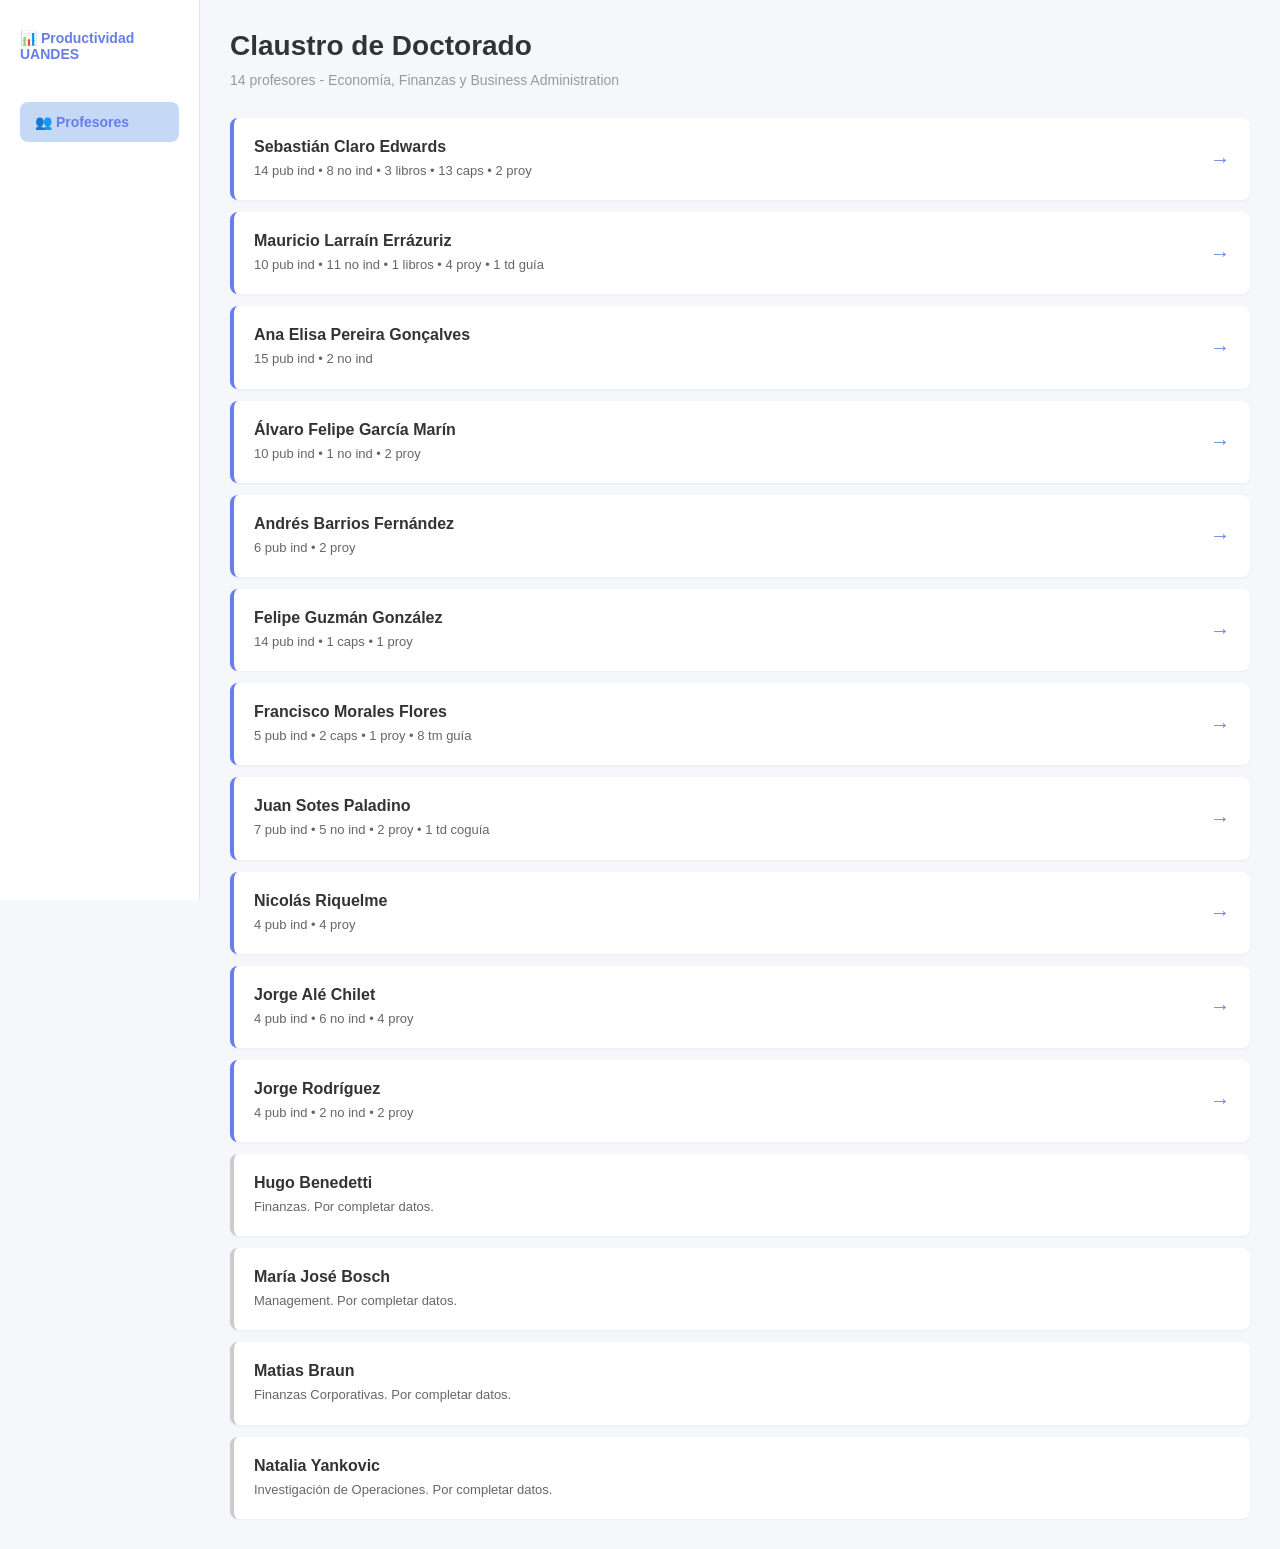
<file: v1-estable-profesores.html>
<!DOCTYPE html>
<html lang="es">
<head>
    <meta charset="UTF-8">
    <meta name="viewport" content="width=device-width, initial-scale=1.0">
    <title>Productividad Académica - UANDES Doctorado</title>
    <style>
        * { margin: 0; padding: 0; box-sizing: border-box; }
        body { font-family: -apple-system, BlinkMacSystemFont, "Segoe UI", Roboto, Arial, sans-serif; background: #f5f7fa; color: #333; }
        .wrapper { display: flex; min-height: 100vh; }
        .sidebar { width: 200px; background: white; padding: 30px 20px; border-right: 1px solid #e5e5e5; position: fixed; height: 100vh; overflow-y: auto; }
        .logo { font-size: 14px; font-weight: bold; color: #667eea; margin-bottom: 40px; }
        .menu-item { padding: 12px 15px; margin-bottom: 8px; border-radius: 8px; cursor: pointer; color: #666; font-size: 14px; transition: all 0.3s; }
        .menu-item.active { background: #c5d9f7; color: #667eea; font-weight: 600; }
        .menu-item:hover { background: #f0f0f0; }
        .main-content { margin-left: 200px; flex: 1; padding: 30px; }
        .page { display: none; }
        .page.active { display: block; }
        .header h1 { font-size: 28px; margin-bottom: 10px; }
        .header p { color: #999; font-size: 14px; margin-bottom: 30px; }
        .profesor-list { display: grid; gap: 12px; }
        .profesor-row { background: white; padding: 20px; border-radius: 8px; border-left: 4px solid #667eea; cursor: pointer; transition: all 0.3s; display: flex; justify-content: space-between; align-items: center; box-shadow: 0 1px 3px rgba(0,0,0,0.05); }
        .profesor-row:hover { box-shadow: 0 4px 12px rgba(0,0,0,0.1); transform: translateX(5px); }
        .profesor-row.sin-ficha { border-left-color: #ccc; cursor: default; }
        .profesor-row.sin-ficha:hover { box-shadow: 0 1px 3px rgba(0,0,0,0.05); transform: none; }
        .profesor-info { flex: 1; }
        .profesor-nombre { font-size: 16px; font-weight: 600; margin-bottom: 6px; }
        .profesor-resumen { font-size: 13px; color: #666; line-height: 1.4; }
        .profesor-arrow { font-size: 20px; color: #667eea; margin-left: 20px; }
        .profesor-row.sin-ficha .profesor-arrow { color: #ccc; }
        .modal { display: none; position: fixed; z-index: 1000; left: 0; top: 0; width: 100%; height: 100%; background-color: rgba(0,0,0,0.5); align-items: flex-start; justify-content: center; padding-top: 30px; overflow-y: auto; }
        .modal.active { display: flex; }
        .modal-content { background-color: white; width: 95%; max-width: 1200px; border-radius: 12px; box-shadow: 0 10px 40px rgba(0,0,0,0.3); margin-bottom: 30px; }
        .modal-header { background: linear-gradient(135deg, #a8d5ff 0%, #b8e0ff 100%); padding: 30px; border-radius: 12px 12px 0 0; display: flex; justify-content: space-between; align-items: flex-start; }
        .modal-header h2 { font-size: 24px; margin-bottom: 8px; }
        .modal-header p { font-size: 13px; color: #666; }
        .close-btn { font-size: 28px; color: #999; cursor: pointer; border: none; background: none; }
        .close-btn:hover { color: #333; }
        .modal-body { padding: 30px; }
        .info-section { margin-bottom: 35px; }
        .section-title { font-size: 14px; font-weight: 700; color: #333; margin-bottom: 15px; padding-bottom: 10px; border-bottom: 2px solid #667eea; text-transform: uppercase; }
        .info-grid { display: grid; grid-template-columns: repeat(auto-fit, minmax(250px, 1fr)); gap: 15px; margin-bottom: 20px; }
        .info-item { background: #f8f9fa; padding: 12px; border-radius: 6px; border-left: 3px solid #667eea; }
        .info-label { font-size: 11px; color: #999; text-transform: uppercase; font-weight: 600; margin-bottom: 4px; }
        .info-value { font-size: 14px; color: #333; line-height: 1.5; }
        .table-container { overflow-x: auto; margin-bottom: 20px; }
        table { width: 100%; border-collapse: collapse; background: white; border: 1px solid #d0d0d0; font-size: 12px; }
        thead { background: #667eea; color: white; }
        th { padding: 12px; text-align: left; font-weight: 600; border: 1px solid #667eea; }
        td { padding: 10px 12px; border: 1px solid #e0e0e0; color: #333; }
        tbody tr:nth-child(even) { background: #f8f9fa; }
        tbody tr:hover { background: #f0f0f0; }
        .sin-datos { color: #999; font-style: italic; padding: 20px; text-align: center; background: #f8f9fa; border-radius: 6px; }
    </style>
</head>
<body>
    <div class="wrapper">
        <div class="sidebar">
            <div class="logo">📊 Productividad<br>UANDES</div>
            <div class="menu-item active" onclick="cambiarPagina('profesores')">👥 Profesores</div>
        </div>
        
        <div class="main-content">
            <div id="page-profesores" class="page active">
                <div class="header">
                    <h1>Claustro de Doctorado</h1>
                    <p>14 profesores - Economía, Finanzas y Business Administration</p>
                </div>
                <div id="profesor-list" class="profesor-list"></div>
            </div>
        </div>
    </div>
    
    <div id="modales-container"></div>
    
    <script>
        const datosCompletos = {"Sebastián Claro Edwards": {"nombre": "Sebastián Claro Edwards", "vinculo": "Claustro", "titulo": "Ingeniero Comercial mención Economía, Pontificia Universidad Católica de Chile, Chile", "grado": "Ph.D. en Economía, University of California, Los Angeles (UCLA), 2001, Estados Unidos", "lineas": "Economía Internacional, Macroeconomía Aplicada, Comercio Exterior e Integración Financiera", "secciones": {"publicaciones_indexadas": {"headers": ["N°", "Autor(es)", "Año", "Título de la publicación", "Nombre revista", "Estado", "ISSN", "Factor de impacto"], "filas": [{"N°": "1", "Autor(es)": "Bernardo Blum; Sebastián Claro; Ignatius Horstmann; David Rivers", "Año": "2024", "Título de la publicación": "The ABCs of firm heterogeneity when firms sort into markets: The case of exporters", "Nombre revista": "Journal of Political Economy", "Estado": "Publicado", "ISSN": "0022-3808", "Factor de impacto": "9,7 JIF"}, {"N°": "2", "Autor(es)": "Elías Albagli; Luis Ceballos; Sebastián Claro; Damián Romero", "Año": "2024", "Título de la publicación": "UIP deviations: Insights from event studies", "Nombre revista": "Journal of International Economics", "Estado": "Publicado", "ISSN": "0022-1996", "Factor de impacto": "3,9 JIF"}, {"N°": "3", "Autor(es)": "Sebastián Claro; Catalina Margulis", "Año": "2022", "Título de la publicación": "Gobernanza de bancos centrales para los desafíos del siglo XXI", "Nombre revista": "Estudios Públicos", "Estado": "Publicado", "ISSN": "0716-1115", "Factor de impacto": "0,2 SJR"}, {"N°": "4", "Autor(es)": "Bernardo Blum; Sebastián Claro; Ignatius Horstmann; Trevor Tombe", "Año": "2020", "Título de la publicación": "The DNA of New Exporters: Spin-Offs and FDI at the Extensive Margin of Trade", "Nombre revista": "American Economic Review: Insights", "Estado": "Publicado", "ISSN": "2640-205X", "Factor de impacto": "4,7 JIF"}, {"N°": "5", "Autor(es)": "Elías Albagli; Luis Ceballos; Sebastián Claro; Damián Romero", "Año": "2019", "Título de la publicación": "Channels of US Monetary Policy Spillovers to International Bond Markets", "Nombre revista": "Journal of Financial Economics", "Estado": "Publicado", "ISSN": "0304-405X", "Factor de impacto": "7,5 JIF"}, {"N°": "6", "Autor(es)": "Bernardo Blum; Sebastián Claro; Kunal Dasgupta; Ignatius Horstmann", "Año": "2019", "Título de la publicación": "Inventory Management, Product Quality, and Cross-Country Income Differences", "Nombre revista": "American Economic Journal: Macroeconomics", "Estado": "Publicado", "ISSN": "1945-7707", "Factor de impacto": "4,0 JIF"}, {"N°": "7", "Autor(es)": "Bernardo Blum; Sebastián Claro; Ignatius Horstmann", "Año": "2016", "Título de la publicación": "A Balls-and-Bins Model of Trade: Comment", "Nombre revista": "American Economic Review", "Estado": "Publicado", "ISSN": "0002-8282", "Factor de impacto": "3,1 JIF"}, {"N°": "8", "Autor(es)": "Claro, S. & Soto, R.", "Año": "2014", "Título de la publicación": "Empirical analysis of the Chilean business cycle", "Nombre revista": "Applied Economics", "Estado": "Publicado", "ISSN": "0003-6846", "Factor de impacto": "1.9 JIF"}, {"N°": "9", "Autor(es)": "Claro, S.", "Año": "2014", "Título de la publicación": "China's structural transformation and global imbalances", "Nombre revista": "Review of International Economics", "Estado": "Publicado", "ISSN": "0965-7576", "Factor de impacto": "1.4 JIF"}, {"N°": "10", "Autor(es)": "Bernardo Blum; Sebastián Claro; Ignatius Horstmann", "Año": "2013", "Título de la publicación": "Occasional and Perennial Exporters", "Nombre revista": "Journal of International Economics", "Estado": "Publicado", "ISSN": "0022-1996", "Factor de impacto": "2,5 JIF"}, {"N°": "11", "Autor(es)": "Sebastián Claro", "Año": "2009", "Título de la publicación": "FDI Liberalization as a Source of Comparative Advantage in China", "Nombre revista": "Review of Development Economics", "Estado": "Publicado", "ISSN": "1467-9361", "Factor de impacto": "0,8 JIF"}, {"N°": "12", "Autor(es)": "Roberto Alvarez; Sebastián Claro", "Año": "2009", "Título de la publicación": "David versus Goliath: The Impact of Chinese Competition on Developing Countries", "Nombre revista": "World Development", "Estado": "Publicado", "ISSN": "0305-750X", "Factor de impacto": "1,8 JIF"}, {"N°": "13", "Autor(es)": "Sebastián Claro", "Año": "2006", "Título de la publicación": "Supporting Inefficient Firms with Capital Subsidies: China and Germany in the 1990s", "Nombre revista": "Journal of Comparative Economics", "Estado": "Publicado", "ISSN": "0147-5967", "Factor de impacto": "1,2 JIF"}, {"N°": "14", "Autor(es)": "Sebastián Claro", "Año": "2006", "Título de la publicación": "Why Does China Protect Its Labour-Intensive Industries More?", "Nombre revista": "Economics of Transition", "Estado": "Publicado", "ISSN": "0967-0750", "Factor de impacto": "0,7 JIF"}]}, "publicaciones_no_indexadas": {"headers": ["N°", "Autor(es)", "Año", "Título de la publicación", "Nombre revista", "Estado", "ISSN"], "filas": [{"N°": "1", "Autor(es)": "Sebastián Claro", "Año": "2006", "Título de la publicación": "Implications of China's Emergence in the Global Economy for Latin America and the Caribbean Region: The Case of Chile", "Nombre revista": "Integration and Trade", "Estado": "Publicado", "ISSN": "N/D"}, {"N°": "2", "Autor(es)": "Roberto Alvarez; Sebastián Claro", "Año": "2006", "Título de la publicación": "The China Price: Evidence and Some Implications", "Nombre revista": "Estudios de Economía", "Estado": "Publicado", "ISSN": "0718-5286"}, {"N°": "3", "Autor(es)": "Sebastián Claro; Ramón Delpiano", "Año": "2006", "Título de la publicación": "Competencia China: Buena, Variada y Barata", "Nombre revista": "Estudios Públicos", "Estado": "Publicado", "ISSN": "0716-1115"}, {"N°": "4", "Autor(es)": "Sebastián Claro", "Año": "2004", "Título de la publicación": "Oportunidades y Desafíos para Chile de la Apertura Económica en China", "Nombre revista": "Estudios Públicos", "Estado": "Publicado", "ISSN": "0716-1115"}, {"N°": "5", "Autor(es)": "Sebastián Claro", "Año": "2003", "Título de la publicación": "25 Años de Reformas Económicas en China: 1978-2003", "Nombre revista": "Estudios Públicos", "Estado": "Publicado", "ISSN": "0716-1115"}, {"N°": "6", "Autor(es)": "Sebastián Claro", "Año": "2003", "Título de la publicación": "Labor Market Implications of Limited Integration", "Nombre revista": "Latin American Journal of Economics / Cuadernos de Economía", "Estado": "Publicado", "ISSN": "N/D"}, {"N°": "7", "Autor(es)": "Sebastián Claro", "Año": "2003", "Título de la publicación": "A Cross-country Estimation of the Elasticity of Substitution between Labor and Capital in Manufacturing Industries", "Nombre revista": "Latin American Journal of Economics / Cuadernos de Economía", "Estado": "Publicado", "ISSN": "N/D"}, {"N°": "8", "Autor(es)": "Claro, S.", "Año": "2015", "Título de la publicación": "Ajuste ante shocks de términos de intercambio en economías emergentes", "Nombre revista": "Economía Chilena", "Estado": "Publicado", "ISSN": "0717-3830"}]}, "libros": {"headers": ["N°", "Autor(es)", "Año", "Título de la publicación", "Lugar", "Editorial", "Estado"], "filas": [{"N°": "1", "Autor(es)": "Claro, S. & Arancibia, J.", "Año": "2022", "Título de la publicación": "Sostenibilidad y Participación en la Constitución", "Lugar": "(No especificado en el texto)", "Editorial": "Ediciones El Mercurio", "Estado": "Book"}, {"N°": "2", "Autor(es)": "Claro, S. & Carriere-Swallow, Y.", "Año": "2013", "Título de la publicación": "Cueste lo que Cueste: La batalla por salvar el Euro y Europa", "Lugar": "Santiago, Chile", "Editorial": "Ediciones UC", "Estado": "Book"}, {"N°": "3", "Autor(es)": "Claro, S. & Gredig, F.", "Año": "2010", "Título de la publicación": "La Pregunta de la Reina: lecciones de la primera crisis económica del Siglo XX", "Lugar": "Santiago, Chile", "Editorial": "Pearson", "Estado": "Book"}]}, "capitulos": {"headers": ["N°", "Autor(es)", "Año", "Título de la publicación", "Lugar", "Editorial", "Estado"], "filas": [{"N°": "1", "Autor(es)": "Jaime Arancibia; Sebastián Claro", "Año": "2022", "Título de la publicación": "“Introducción: Sostenibilidad y participación en la Constitución” en Sostenibilidad y Participación en la Constitución", "Lugar": "Santiago de Chile, Chile", "Editorial": "Ediciones El Mercurio", "Estado": "Capítulo"}, {"N°": "2", "Autor(es)": "Sebastián Claro; Rodrigo Valdés", "Año": "2020", "Título de la publicación": "“Banco Central de Chile” en Aspectos Económicos de la Constitución: Alternativas y propuestas para Chile", "Lugar": "Ciudad de México, México", "Editorial": "Fondo de Cultura Económica", "Estado": "Capítulo"}, {"N°": "3", "Autor(es)": "Sebastián Claro; Andrea Repetto", "Año": "2020", "Título de la publicación": "“Proceso Presupuestario” en Aspectos Económicos de la Constitución: Alternativas y propuestas para Chile", "Lugar": "Ciudad de México, México", "Editorial": "Fondo de Cultura Económica", "Estado": "Capítulo"}, {"N°": "4", "Autor(es)": "Bernardo Blum; Sebastián Claro; Ignatius Horstmann", "Año": "2018", "Título de la publicación": "“Trade Costs and the Role of International Trade Intermediaries” en Handbook of International Trade and Transportation", "Lugar": "Cheltenham, Reino Unido", "Editorial": "Edward Elgar Publishers", "Estado": "Capítulo"}, {"N°": "5", "Autor(es)": "Rodrigo Cifuentes; Sebastián Claro; Alejandro Jara", "Año": "2017", "Título de la publicación": "“Macroeconomic and Financial Volatility in Chile” en Macroprudential frameworks, implementation and relationship with other policies", "Lugar": "Basilea, Suiza", "Editorial": "Bank for International Settlements", "Estado": "Capítulo"}, {"N°": "6", "Autor(es)": "Sebastián Claro; Carola Moreno", "Año": "2015", "Título de la publicación": "“Long-term rates and the term premium: evidence from Chile” en What do new forms of finance mean for EM central banks?", "Lugar": "Basilea, Suiza", "Editorial": "Bank for International Settlements", "Estado": "Capítulo"}, {"N°": "7", "Autor(es)": "Sebastián Claro", "Año": "2015", "Título de la publicación": "“Friedman y la política cambiaria” en Milton Friedman: la vigencia de sus contribuciones. Metodología, Teoría y Política Económica", "Lugar": "Santiago de Chile, Chile", "Editorial": "Ediciones Universidad Católica de Chile", "Estado": "Capítulo"}, {"N°": "8", "Autor(es)": "Sebastián Claro; Luis Opazo", "Año": "2014", "Título de la publicación": "“Monetary Policy Independence in Chile” en The transmission of unconventional monetary policy to the emerging markets", "Lugar": "Basilea, Suiza", "Editorial": "Bank for International Settlements", "Estado": "Capítulo"}, {"N°": "9", "Autor(es)": "Yan Carriere-Swallow; Sebastián Claro", "Año": "2013", "Título de la publicación": "“Diversificación y crecimiento del comercio exterior chileno” en Recursos Naturales y Diversificación Exportadora: una mirada de futuro para América Latina", "Lugar": "Santiago de Chile, Chile", "Editorial": "CIEPLAN", "Estado": "Capítulo"}, {"N°": "10", "Autor(es)": "Sebastián Claro; Claudio Soto", "Año": "2013", "Título de la publicación": "“Exchange rate policy and exchange rate interventions: The Chilean experience” en Market volatility and foreign exchange intervention in EMEs: what has changed?", "Lugar": "Basilea, Suiza", "Editorial": "Bank for International Settlements", "Estado": "Capítulo"}, {"N°": "11", "Autor(es)": "Sebastián Claro; Claudio Soto", "Año": "2012", "Título de la publicación": "“Macro policies and Public Debt in Chile” en Fiscal policy, public debt and monetary policy in emerging market economies", "Lugar": "Basilea, Suiza", "Editorial": "Bank for International Settlements", "Estado": "Capítulo"}, {"N°": "12", "Autor(es)": "Roberto Alvarez; Sebastián Claro", "Año": "2009", "Título de la publicación": "“Sources of China’s Export Growth” en China, India and Beyond: Development Drivers and Limitations", "Lugar": "Cheltenham, Reino Unido", "Editorial": "Edward Elgar", "Estado": "Capítulo"}, {"N°": "13", "Autor(es)": "Sebastián Claro", "Año": "2006", "Título de la publicación": "“Algunas Reflexiones sobre Globalización, Desarrollo y Desigualdad” en Crecimiento Sostenible y Desarrollo Sostenible", "Lugar": "Ciudad de México, México", "Editorial": "Fondo de Cultura Económica", "Estado": "Capítulo"}]}, "proyectos": {"headers": ["N°", "Título", "Fuente de financiamiento", "Año de adjudicación", "Período de ejecución", "Rol en el proyecto"], "filas": [{"N°": "1", "Título": "Fondecyt Regular 1200430 - ECONOMIC IMPACT OF CHILE-CHINA FTA", "Fuente de financiamiento": "Agencia Nacional de Investigación y Desarrollo (ANID) – FONDECYT Regular", "Año de adjudicación": "2020", "Período de ejecución": "2020-2024", "Rol en el proyecto": "Investigador Responsable (PI)"}, {"N°": "2", "Título": "Fondecyt Regular 1080109 - On the Quality and Composition of a Nation’s Exports", "Fuente de financiamiento": "Agencia Nacional de Investigación y Desarrollo (ANID) – FONDECYT Regular", "Año de adjudicación": "2008", "Período de ejecución": "2008 – 2009"}]}}}, "Mauricio Larraín Errázuriz": {"nombre": "Mauricio Larraín Errázuriz", "vinculo": "Claustro", "titulo": "Ingeniero Comercial, Pontificia Universidad Católica de Chile, Chile.", "grado": "Ph.D. Economía, University of California Berkeley, 2012, Estados Unidos", "lineas": "Finanzas Corporativas; Gobierno Corporativo; Banca", "secciones": {"publicaciones_indexadas": {"headers": ["N°", "Autor(es)", "Año", "Título de la publicación", "Nombre revista", "Estado", "ISSN", "Factor de impacto + tipo de medición"], "filas": [{"N°": "1", "Autor(es)": "Huneeus, F.; Larraín, B.; Prem, M.; Mounu, P.", "Año": "2025", "Título de la publicación": "Ownership Network of Firms and Labor Income", "Nombre revista": "Journal of Law, Economics, and Organization", "Estado": "Publicado online (issue 2025)", "ISSN": "8756-6222", "Factor de impacto + tipo de medición": "1,8 JIF"}, {"N°": "2", "Autor(es)": "Calomiris, C.; Schmukler, S.; Williams, T.; Larraín, M.", "Año": "2022", "Título de la publicación": "Large International Corporate Bonds: Investor Behavior and Firm Responses", "Nombre revista": "Journal of International Economics", "Estado": "Publicado", "ISSN": "0022-1996", "Factor de impacto + tipo de medición": "3,9 JIF"}, {"N°": "3", "Autor(es)": "Huneeus, F.; Larraín, B.; Prem, M.; Larraín, M.", "Año": "2021", "Título de la publicación": "The Internal Labor Markets of Business Groups", "Nombre revista": "Journal of Corporate Finance", "Estado": "Publicado", "ISSN": "0929-1199", "Factor de impacto + tipo de medición": "6,5 JIF"}, {"N°": "4", "Autor(es)": "Didier, T.; Huneeus, F.; Schmukler, S.; Larraín, M.", "Año": "2021", "Título de la publicación": "Financing Firms in Hibernation during COVID-19", "Nombre revista": "Journal of Financial Stability", "Estado": "Publicado", "ISSN": "1572-3089", "Factor de impacto + tipo de medición": "5,5 JIF"}, {"N°": "5", "Autor(es)": "Calomiris, C.; Schmukler, S.; Larraín, M.", "Año": "2021", "Título de la publicación": "Capital Inflows, Equity Issuance Activity, and Corporate Investment", "Nombre revista": "Journal of Financial Intermediation", "Estado": "Publicado", "ISSN": "1042-9573", "Factor de impacto + tipo de medición": "4,3 JIF"}, {"N°": "6", "Autor(es)": "Larraín, M.; Stumpner, S.", "Año": "2017", "Título de la publicación": "Capital Account Liberalization and Aggregate Productivity: The Role of Firm Capital Allocation", "Nombre revista": "Journal of Finance", "Estado": "Publicado", "ISSN": "0022-1082", "Factor de impacto + tipo de medición": "6,0 JIF"}, {"N°": "7", "Autor(es)": "Calomiris, C.; Liberti, J.; Sturgess, J.; Larraín, M.", "Año": "2017", "Título de la publicación": "How Collateral Laws Shape Lending and Sectoral Activity", "Nombre revista": "Journal of Financial Economics", "Estado": "Publicado", "ISSN": "0304-405X", "Factor de impacto + tipo de medición": "7,5 JIF"}, {"N°": "8", "Autor(es)": "Campello, M.; Larraín, M.", "Año": "2016", "Título de la publicación": "Enlarging the Contracting Space: Collateral Menus, Access to Credit, and Economic Activity", "Nombre revista": "Review of Financial Studies", "Estado": "Publicado", "ISSN": "0893-9454", "Factor de impacto + tipo de medición": "5,8 JIF"}, {"N°": "9", "Autor(es)": "Poblete, J.; Larraín, M.", "Año": "2007", "Título de la publicación": "Age-differentiated Minimum Wages in Developing Countries", "Nombre revista": "Journal of Development Economics", "Estado": "Publicado", "ISSN": "0304-3878", "Factor de impacto + tipo de medición": "2,4 JIF"}, {"N°": "10", "Autor(es)": "Calomiris, C.; Liberti, J.; Sturgess, J.; Larraín, M.", "Año": "2016", "Título de la publicación": "Which Creditors’ Rights Reforms Drive Financial Deepening and Economic Development?", "Nombre revista": "Journal of Applied Corporate Finance", "Estado": "Publicado", "ISSN": "N/D", "Factor de impacto + tipo de medición": "N/D"}]}, "publicaciones_no_indexadas": {"headers": ["N°", "Autor(es)", "Año", "Título de la publicación", "Nombre revista", "Estado", "ISSN"], "filas": [{"N°": "1", "Autor(es)": "Aldunate, F.; Berkovitch, J.; Israeli, D.; Larraín, M.", "Año": "2024", "Título de la publicación": "Economic Consequences of Mandatory ESG Reporting", "Nombre revista": "Working Paper / UAndes", "Estado": "En preparación", "ISSN": "N/A"}, {"N°": "2", "Autor(es)": "Van Kervel, V.; Sabat, J.; Larraín, M.", "Año": "2026", "Título de la publicación": "Scale Economies in Liquidity Provision: Evidence from Designated Market Makers", "Nombre revista": "Working Paper", "Estado": "En preparación", "ISSN": "N/A"}, {"N°": "3", "Autor(es)": "Rojas, C.; Larraín, M.", "Año": "2026", "Título de la publicación": "Renewable Energy and Local Credit Markets", "Nombre revista": "Working Paper", "Estado": "En preparación", "ISSN": "N/A"}, {"N°": "4", "Autor(es)": "Cowan, K.; Larraín, M.", "Año": "2026", "Título de la publicación": "Integrated Financial Supervision: Lessons from Chile’s Experience", "Nombre revista": "Estudios de Economía", "Estado": "R&R", "ISSN": "0718-5286"}, {"N°": "5", "Autor(es)": "Huneeus, F.; Kaboski, J.; Schmukler, S.; Vera, M.; Larraín, M.", "Año": "2026", "Título de la publicación": "Crisis Credit, Employment Protection, Indebtedness, and Risk", "Nombre revista": "AEJ: Macroeconomics", "Estado": "R&R", "ISSN": "1945-7707"}, {"N°": "6", "Autor(es)": "Berwart, E.; Valenzuela, P.; Larraín, M.", "Año": "2026", "Título de la publicación": "Unintended Consequences of Macroprudential Regulation", "Nombre revista": "Review of Corporate Finance Studies", "Estado": "En preparación", "ISSN": "2046-9128"}, {"N°": "7", "Autor(es)": "Fuentes, R.; Gredig, F.; Larraín, M.", "Año": "2008", "Título de la publicación": "Output Gap in Chile: Measurement and Assessment (in Spanish)", "Nombre revista": "Economía Chilena", "Estado": "Publicado", "ISSN": "N/D"}, {"N°": "8", "Autor(es)": "Larraín, M.", "Año": "2007", "Título de la publicación": "Inflation Compensation and Inflation Expectations in Chile", "Nombre revista": "Monetaria", "Estado": "Publicado", "ISSN": "N/D"}, {"N°": "9", "Autor(es)": "Larraín, M.", "Año": "2007", "Título de la publicación": "Monetary Policy Surprises and the Yield Curve in Chile (in Spanish)", "Nombre revista": "Economía Chilena", "Estado": "Publicado", "ISSN": "N/D"}, {"N°": "10", "Autor(es)": "Parro, F.; Larraín, M.", "Año": "2006", "Título de la publicación": "The Information Contained in the Forward Rate Movements in Chile (in Spanish)", "Nombre revista": "Economía Chilena", "Estado": "Publicado", "ISSN": "N/D"}, {"N°": "11", "Autor(es)": "Fuentes, R.; Schmidt-Hebbel, K.; Larraín, M.", "Año": "2006", "Título de la publicación": "Sources of Growth and Behavior of TFP in Chile", "Nombre revista": "Cuadernos de Economía", "Estado": "Publicado", "ISSN": "0717-6821"}]}, "libros": {"headers": ["N°", "Autor(es)", "Año", "Nombre del libro / Nombre del capítulo", "Lugar", "Editorial", "Estado"], "filas": [{"N°": "1", "Autor(es)": "Larraín, Mauricio", "Año": "2024", "Nombre del libro / Nombre del capítulo": "Environmental, Social, and Governance Factors in Long-term Value Creation. En: Boardrooms in Action: Creating Sustainable Value in Latin America", "Lugar": "Santiago, Chile", "Editorial": "Universidad de los Andes / ESE Business School", "Estado": "Publicado"}]}, "proyectos": {"headers": ["N°", "Título", "Fuente de financiamiento", "Año de adjudicación", "Período de ejecución", "Rol en el proyecto"], "filas": [{"N°": "2", "Título": "Leadership emergence in multinational teams", "Fuente de financiamiento": "FONDECYT de Iniciación", "Año de adjudicación": "2026", "Período de ejecución": "2026–2029", "Rol en el proyecto": "Investigador Responsable (PI)"}, {"N°": "1", "Título": "FONDECYT REGULAR - 1240442: Climate Finance and Sustainability in Chile", "Fuente de financiamiento": "Agencia Nacional de Investigación y Desarrollo (ANID) FONDECYT REGULAR", "Año de adjudicación": "2024", "Período de ejecución": "2024-2028", "Rol en el proyecto": "Investigador Responsable (PI)"}, {"N°": "3", "Título": "Grant to hire a post-doctoral research fellow", "Fuente de financiamiento": "IESEG, France", "Año de adjudicación": "2023", "Período de ejecución": "2023–2025", "Rol en el proyecto": "Investigador Responsable (PI), en colaboración con A. Giangreco"}, {"N°": "4", "Título": "IESEG’s Research Excellence Grant (REG)", "Fuente de financiamiento": "IESEG", "Año de adjudicación": "2022", "Período de ejecución": "2022–2027", "Rol en el proyecto": "Investigador Responsable (PI)"}]}, "tesis_doctorado_guia": {"headers": ["N°", "Año", "Autor", "Nombre de la Tesis", "Programa", "Universidad"], "filas": [{"N°": "1", "Calidad": "Profesor Guía", "Autor": "Pablo Slutzky", "Año": "2017", "Título de la Tesis": "Essays in Empirical Corporate Finance", "Nombre del programa": "Doctorado de Finanzas", "Institución": "Columbia University (NYC)"}]}}}, "Ana Elisa Pereira Gonçalves": {"nombre": "Ana Elisa Pereira Gonçalves", "vinculo": "Claustro", "titulo": "Licenciada en Ciencias Económicas, Universidad Federal de Paraná (UFPR), Brasil; Licenciada en Instrumento - Piano, Escuela de Música y Bellas Artes de Paraná, Brasil", "grado": "Ph.D. en Economía, FGV São Paulo School of Economics, Brasil, 2017", "lineas": "Flujos de información en mercados financieros; aprendizaje en el mercado bursátil y crowdfunding; estructura de capital; riesgo de refinanciamiento (rollover risk); eficiencia del mercado financiero y teoría económica aplicada", "secciones": {"publicaciones_indexadas": {"headers": ["N°", "Autor(es)", "Año", "Título de la publicación", "Nombre revista", "Estado", "ISSN", "Factor de impacto"], "filas": [{"N°": "1", "Autor(es)": "Machado, C. & Pereira, A. E.", "Año": "2026", "Título de la publicación": "Guarantees, risk shifting and credit crunches", "Nombre revista": "Journal of Banking and Finance", "Estado": "Publicado", "ISSN": "0378-4266", "Factor de impacto": "3.9*"}, {"N°": "2", "Autor(es)": "Nakabashi, L. & Pereira, A. E.", "Año": "2023", "Título de la publicación": "Factors of production, productivity, institutions, and development: Evidence from Brazil", "Nombre revista": "Review of Development Economics", "Estado": "Publicado", "ISSN": "1363-6669", "Factor de impacto": "2.3"}, {"N°": "3", "Autor(es)": "Machado, C. & Pereira, A. E.", "Año": "2023", "Título de la publicación": "Optimal Capital Structure with Stock Market Feedback", "Nombre revista": "Review of Finance", "Estado": "Publicado", "ISSN": "1572-3097", "Factor de impacto": "2026-04-08 00:00:00"}, {"N°": "4", "Autor(es)": "Pereira, A. E.", "Año": "2021", "Título de la publicación": "Rollover risk and stress test credibility", "Nombre revista": "Games and Economic Behavior", "Estado": "Publicado", "ISSN": "0899-8256", "Factor de impacto": "1.6"}, {"N°": "5", "Autor(es)": "Guimaraes, B., Machado, C., & Pereira, A. E.", "Año": "2020", "Título de la publicación": "Dynamic coordination with timing frictions: Theory and applications", "Nombre revista": "Journal of Public Economic Theory", "Estado": "Publicado", "ISSN": "1097-3923", "Factor de impacto": "1.0"}, {"N°": "6", "Autor(es)": "Gama, A., Lahmandi-Ayed, R., & Pereira, A. E.", "Año": "2020", "Título de la publicación": "Entry and mergers in oligopoly with firm-specific network effects", "Nombre revista": "Economic Theory", "Estado": "Publicado", "ISSN": "0938-2259", "Factor de impacto": "2026-01-01 00:00:00"}, {"N°": "7", "Autor(es)": "Guimaraes, B., & Pereira, A. E.", "Año": "2017", "Título de la publicación": "Dynamic coordination among heterogeneous agents", "Nombre revista": "Journal of Mathematical Economics", "Estado": "Publicado", "ISSN": "0304-4068", "Factor de impacto": "0.7"}, {"N°": "8", "Autor(es)": "Guimaraes, B., & Pereira, A. E.", "Año": "2016", "Título de la publicación": "QWERTY is efficient", "Nombre revista": "Journal of Economic Theory", "Estado": "Publicado", "ISSN": "0022-0531", "Factor de impacto": "2026-02-01 00:00:00"}, {"N°": "9", "Autor(es)": "Pereira, A. E., Shikida, C., Ribeiro, F. G., & Nakabashi, L.", "Año": "2015", "Título de la publicación": "A eleição de Dilma em 2010 e seus determinantes: evidências empíricas do Programa Bolsa Família", "Nombre revista": "Análise Econômica", "Estado": "Publicado", "ISSN": "0102-2148", "Factor de impacto": "0.18 (SJR)"}, {"N°": "N°", "Autor(es)": "Autor(es)", "Año": "Año", "Título de la publicación": "Título de la publicación", "Nombre revista": "Nombre revista", "Estado": "Estado", "ISSN": "ISSN", "Factor de impacto": "N/D"}, {"N°": "1", "Autor(es)": "Ahnert, T., Machado, C. & Goncalves Pereira, A. E.", "Año": "2023", "Título de la publicación": "Trading for Bailouts", "Nombre revista": "Bank of Canada (Working Paper)", "Estado": "En preparación", "ISSN": "N/A", "Factor de impacto": "N/D"}, {"N°": "2", "Autor(es)": "Machado, C. & Goncalves Pereira, A. E.", "Año": "2021", "Título de la publicación": "Competing for Stock Market Feedback", "Nombre revista": "Working Paper", "Estado": "En preparación", "ISSN": "N/A", "Factor de impacto": "N/D"}, {"N°": "N°", "Autor(es)": "Título", "Año": "Fuente de financiamiento", "Título de la publicación": "Año de adjudicación", "Nombre revista": "Período de ejecución", "Estado": "Rol en el proyecto", "ISSN": "N/D", "Factor de impacto": "N/D"}, {"N°": "1", "Autor(es)": "FONDECYT Regular N°1240859: Learning in Primary and Secondary Financial Markets", "Año": "Agencia Nacional de Investigación y Desarrollo (ANID) – FONDECYT Regular", "Título de la publicación": "2024", "Nombre revista": "01/04/2024 – 31/03/2028", "Estado": "Investigador Responsable (Principal Investigator)", "ISSN": "N/D", "Factor de impacto": "N/D"}, {"N°": "2", "Autor(es)": "FONDECYT Iniciación N°11190202: Information Flows in Financial Markets", "Año": "Agencia Nacional de Investigación y Desarrollo (ANID) – FONDECYT Iniciación", "Título de la publicación": "2019", "Nombre revista": "01/11/2019 – 31/10/2022", "Estado": "Investigador Responsable (Principal Investigator)", "ISSN": "N/D", "Factor de impacto": "N/D"}]}, "publicaciones_no_indexadas": {"headers": ["N°", "Título", "Fuente de financiamiento", "Año de adjudicación", "Período de ejecución", "Rol en el proyecto"], "filas": [{"N°": "1", "Título": "FONDECYT Regular N°1240859: Learning in Primary and Secondary Financial Markets", "Fuente de financiamiento": "Agencia Nacional de Investigación y Desarrollo (ANID) – FONDECYT Regular", "Año de adjudicación": "2024", "Período de ejecución": "01/04/2024 – 31/03/2028", "Rol en el proyecto": "Investigador Responsable (Principal Investigator)"}, {"N°": "2", "Título": "FONDECYT Iniciación N°11190202: Information Flows in Financial Markets", "Fuente de financiamiento": "Agencia Nacional de Investigación y Desarrollo (ANID) – FONDECYT Iniciación", "Año de adjudicación": "2019", "Período de ejecución": "01/11/2019 – 31/10/2022", "Rol en el proyecto": "Investigador Responsable (Principal Investigator)"}]}}}, "Álvaro Felipe García Marín": {"nombre": "Álvaro Felipe García Marín", "vinculo": "Claustro", "titulo": "Ingeniero Comercial, mención Economía, Universidad de Chile, Chile", "grado": "PhD en Management, UCLA (University of California, Los Angeles), 2014, Estados Unidos", "lineas": "Economía internacional; macroeconomía; productividad; redes de producción; eficiencia de plantas exportadoras; poder de mercado; mercado laboral", "secciones": {"publicaciones_indexadas": {"headers": ["Publicaciones Indexadas", "N°", "Autor(es)", "Año", "Título de la publicación", "Nombre revista", "Estado", "ISSN", "Factor de impacto + tipo de medición"], "filas": [{"N°": "1", "Publicaciones Indexadas": "N/D", "Autor(es)": "Eslava, M.; García-Marín, Á.; Messina, J.", "Año": "2025", "Título de la publicación": "Inequality and market power in Latin America and the Caribbean", "Nombre revista": "Oxford Open Economics", "Estado": "Publicación (early access)", "ISSN": "2752-572X", "Factor de impacto + tipo de medición": "N/A"}, {"N°": "2", "Publicaciones Indexadas": "N/D", "Autor(es)": "Álvarez, R.; García-Marín, Á.; Ilabaca, S.", "Año": "2021", "Título de la publicación": "Commodity price shocks and poverty reduction in Chile", "Nombre revista": "Resources Policy", "Estado": "Publicado", "ISSN": "0301-4207", "Factor de impacto + tipo de medición": "5,4 JIF"}, {"N°": "3", "Publicaciones Indexadas": "N/D", "Autor(es)": "Garcia Marin, Á. F.; Canales, M.", "Año": "2019", "Título de la publicación": "Empresas de crecimiento acelerado y productividad: evidencia microeconómica para Chile", "Nombre revista": "Revista de Estudios Públicos (CEP)", "Estado": "Publicado", "ISSN": "0716-1115", "Factor de impacto + tipo de medición": "0,2 SJR"}, {"N°": "4", "Publicaciones Indexadas": "N/D", "Autor(es)": "Garcia-Marin, A.; Voigtländer, N.", "Año": "2019", "Título de la publicación": "Exporting and plant-level efficiency gains: It’s in the measure", "Nombre revista": "Journal of Political Economy", "Estado": "Publicado", "ISSN": "0022-3808", "Factor de impacto + tipo de medición": "7,0 JIF"}, {"N°": "5", "Publicaciones Indexadas": "N/D", "Autor(es)": "Edwards, S.; Garcia Marin, A.", "Año": "2015", "Título de la publicación": "Constitutional rights and education: An international comparative study", "Nombre revista": "Journal of Comparative Economics", "Estado": "Publicado", "ISSN": "0147-5967", "Factor de impacto + tipo de medición": "2,1 JIF"}, {"N°": "6", "Publicaciones Indexadas": "N/D", "Autor(es)": "Garcia Marin, Á. F.; Edwards, S.", "Año": "2015", "Título de la publicación": "Educación y derechos constitucionales", "Nombre revista": "Revista de Estudios Públicos (CEP)", "Estado": "Publicado", "ISSN": "0716-1115", "Factor de impacto + tipo de medición": "0,15 SJR"}, {"N°": "7", "Publicaciones Indexadas": "N/D", "Autor(es)": "Garcia Marin, Á. F.; Pincheira, P.", "Año": "2012", "Título de la publicación": "En busca de un buen marco de referencia predictivo para la inflación en Chile", "Nombre revista": "Trimestre Económico", "Estado": "Publicado", "ISSN": "0041-3011", "Factor de impacto + tipo de medición": "0,2 SJR"}, {"N°": "8", "Publicaciones Indexadas": "N/D", "Autor(es)": "Bravo-Ortega, C.; García Marín, Á.", "Año": "2011", "Título de la publicación": "R&D and Productivity: A Two Way Avenue?", "Nombre revista": "World Development", "Estado": "Publicado", "ISSN": "0305-750X", "Factor de impacto + tipo de medición": "3,7 JIF"}, {"N°": "9", "Publicaciones Indexadas": "N/D", "Autor(es)": "Garcia Marin, Á. F.; Álvarez, R.", "Año": "2010", "Título de la publicación": "Productividad, innovación y exportaciones en la industria manufacturera chilena", "Nombre revista": "Trimestre Económico", "Estado": "Publicado", "ISSN": "0041-3011", "Factor de impacto + tipo de medición": "0,15 SJR"}, {"N°": "10", "Publicaciones Indexadas": "N/D", "Autor(es)": "Garcia Marin, Á. F.; Cusolito, A.; Maloney, W.", "Año": "2023", "Título de la publicación": "Proximity to the frontier, markups, and the response of innovation to foreign competition: Evidence from matched production-innovation surveys in Chile", "Nombre revista": "American Economic Review: Insights", "Estado": "Publicado", "ISSN": "2640-205X", "Factor de impacto + tipo de medición": "~4,7 JIF"}]}, "proyectos": {"headers": ["N°", "Título", "Fuente de financiamiento", "Año de adjudicación", "Período de ejecución", "Rol en el proyecto"], "filas": [{"N°": "1", "Listado de proyectos de investigación en los últimos 10 años": "N/D", "Título": "FONDECYT Regular N°1241616: Market Power and Labor Market Outcomes", "Fuente de financiamiento": "Agencia Nacional de Investigación y Desarrollo (ANID) – FONDECYT Regular", "Año de adjudicación": "2024", "Período de ejecución": "01/04/2024 – 31/03/2027", "Rol en el proyecto": "Investigador Responsable (PI)"}, {"N°": "2", "Listado de proyectos de investigación en los últimos 10 años": "N/D", "Título": "FONDECYT Regular N°1191536: Production Networks, Trade and Firm Productivity", "Fuente de financiamiento": "Agencia Nacional de Investigación y Desarrollo (ANID) – FONDECYT Regular", "Año de adjudicación": "2019", "Período de ejecución": "01/04/2019 – 31/03/2023", "Rol en el proyecto": "Investigador Responsable (PI)"}]}, "publicaciones_no_indexadas": {"headers": ["Publicaciones No Indexadas", "N°", "Autor(es)", "Año", "Título de la publicación", "Nombre revista", "Estado", "ISSN"], "filas": [{"N°": "2", "Publicaciones No Indexadas": "N/D", "Autor(es)": "Garcia-Marin, A.; Hoegler, P.", "Año": "2017", "Título de la publicación": "Road bumps for electric cars", "Nombre revista": "Economist", "Estado": "Publicado", "ISSN": "1476-1386"}]}}}, "Andrés Barrios Fernández": {"nombre": "Andrés Barrios Fernández", "vinculo": "Claustro", "titulo": "Ingeniero Civil Industrial, de la Pontificia Universidad Católica de Chile, Chile.", "grado": "PhD en Economía, London School of Economics and Political Science, 2021, Reino Unido", "lineas": "Microeconomía aplicada; economía laboral; economía de la educación; movilidad social; educación superior", "secciones": {"publicaciones_indexadas": {"headers": ["Publicaciones Indexadas", "N°", "Autor(es)", "Año", "Título de la publicación", "Nombre revista", "Estado", "ISSN", "Factor de impacto + tipo"], "filas": [{"N°": "1", "Publicaciones Indexadas": "N/D", "Autor(es)": "Andrés Barrios-Fernández; Christopher Neilson; Seth Zimmerman", "Año": "2026", "Título de la publicación": "Elite Universities and the Intergenerational Transmission of Human and Social Capital", "Nombre revista": "American Economic Review", "Estado": "Forthcoming / Accepted", "ISSN": "0002-8282", "Factor de impacto + tipo": "9,4 JIF"}, {"N°": "2", "Publicaciones Indexadas": "N/D", "Autor(es)": "Barrios-Fernández, A.; García-Hombrados, J.", "Año": "2025", "Título de la publicación": "Recidivism and Neighborhood Institutions: Evidence from the Rise of the Evangelical Church in Chile", "Nombre revista": "Journal of Labor Economics", "Estado": "Publicado", "ISSN": "0734-306X", "Factor de impacto + tipo": "6,5 JIF"}, {"N°": "3", "Publicaciones Indexadas": "N/D", "Autor(es)": "Barrios-Fernández, A.; Riudavets-Barcons, M.", "Año": "2024", "Título de la publicación": "Teacher value-added and gender gaps in educational outcomes", "Nombre revista": "Economics of Education Review", "Estado": "Publicado", "ISSN": "0272-7757", "Factor de impacto + tipo": "3,0 SJR"}, {"N°": "4", "Publicaciones Indexadas": "N/D", "Autor(es)": "Barrios-Fernández, A.", "Año": "2022", "Título de la publicación": "Neighbors’ Effects on University Enrollment", "Nombre revista": "American Economic Journal: Applied Economics", "Estado": "Publicado", "ISSN": "1945-7782", "Factor de impacto + tipo": "5,2 JIF"}, {"N°": "5", "Publicaciones Indexadas": "N/D", "Autor(es)": "Barrios-Fernández, A.; Bovini, G.", "Año": "2021", "Título de la publicación": "It's time to learn: School institutions and returns to instruction time", "Nombre revista": "Economics of Education Review", "Estado": "Publicado", "ISSN": "0272-7757", "Factor de impacto + tipo": "2,7 SJR"}, {"N°": "6", "Publicaciones Indexadas": "N/D", "Autor(es)": "Altmejd, A.; Barrios-Fernández, A.; Drlje, M.; Goodman, J.; Hurwitz, M.; Kovac, D.; Mulhern, C.; Neilson, C.; Smith, J.", "Año": "2021", "Título de la publicación": "O Brother, Where Start Thou? Sibling Spillovers on College and Major Choice in Four Countries", "Nombre revista": "Quarterly Journal of Economics", "Estado": "Publicado", "ISSN": "0033-5533", "Factor de impacto + tipo": "11,0 JIF"}]}, "proyectos": {"headers": ["N°", "Título", "Fuente de financiamiento", "Año de adjudicación", "Período de ejecución", "Rol en el proyecto"], "filas": [{"N°": "1", "Listado de proyectos de investigación en los últimos 10 años": "N/D", "Título": "FONDECYT Regular N°1261817: Tackling Inequality in the Transition Between Secondary and Postsecondary Education", "Fuente de financiamiento": "Agencia Nacional de Investigación y Desarrollo (ANID) – FONDECYT Regular", "Año de adjudicación": "2026", "Período de ejecución": "01/04/2026 – 31/03/2029", "Rol en el proyecto": "Investigador Responsable (PI)"}, {"N°": "2", "Listado de proyectos de investigación en los últimos 10 años": "N/D", "Título": "FONDECYT Iniciación N°11230169: Essays in Economics of Education and Labor Economics", "Fuente de financiamiento": "Agencia Nacional de Investigación y Desarrollo (ANID) – FONDECYT Iniciación", "Año de adjudicación": "2023", "Período de ejecución": "15/03/2023 – 14/03/2026", "Rol en el proyecto": "Investigador Responsable (PI)"}]}}}, "Felipe Guzmán González": {"nombre": "Felipe Guzmán González", "vinculo": "Claustro", "titulo": "Licenciado en Administración (Management), Universidad Adolfo Ibáñez, Chile", "grado": "PhD en Management (Comportamiento Organizacional), summa cum laude, IESE Business School, 2018, España", "lineas": "Comportamiento organizacional; Liderazgo y desarrollo de liderazgo; Comportamiento de voz de los empleados (employee voice); Equipos multinacionales y diversidad cultural; Influencia del lenguaje en contextos organizacionales; Relaciones supervisor–subordinado; Innovación y comportamiento proactivo en organizaciones", "secciones": {"publicaciones_indexadas": {"headers": ["Publicaciones Indexadas", "N°", "Autor(es)", "Año", "Título de la publicación", "Nombre revista", "Estado", "ISSN", "Factor de impacto"], "filas": [{"N°": "1", "Publicaciones Indexadas": "N/D", "Autor(es)": "Guzman, F.A.; Bulger, C.A.; Vanhove, A.J.", "Año": "2026", "Título de la publicación": "The Role of Developmental Reviewing and the Pursuit of Good Science", "Nombre revista": "Industrial and Organizational Psychology", "Estado": "Publicado", "ISSN": "1754-9426", "Factor de impacto": "1900-01-03 02:24:00"}, {"N°": "2", "Publicaciones Indexadas": "N/D", "Autor(es)": "Mehmood, Q.; Hamstra, M.R.W.; Guzman, F.A.; De Boek, G.", "Año": "2026", "Título de la publicación": "Job Autonomy as a Double-Edged Sword: Good for Work Performance, But Bad for Psychological Detachment", "Nombre revista": "Journal of Occupational and Organizational Psychology", "Estado": "Publicado", "ISSN": "0963-1798", "Factor de impacto": "1900-01-03 14:24:00"}, {"N°": "3", "Publicaciones Indexadas": "N/D", "Autor(es)": "Qian, S.; Hamstra, M.R.W.; Jawahar, I.M.; Schreurs, B.; Guzman, F.A.", "Año": "2025", "Título de la publicación": "Disagreeing with Employees’ Constructive Disagreement: On Giving (Non-)Specific Explanations for Rejecting Employees’ Voiced Suggestions", "Nombre revista": "Negotiation and Conflict Management Research", "Estado": "Publicado", "ISSN": "1750-4708", "Factor de impacto": "1900-01-01 12:00:00"}, {"N°": "4", "Publicaciones Indexadas": "N/D", "Autor(es)": "Guzman, F.A.; Tempesta Fernández, A.; Hamstra, M.R.W.", "Año": "2025", "Título de la publicación": "Endorsing voice behavior can be as devastating as rejecting it when the endorsement is laced with a hint of anger", "Nombre revista": "Scientific Reports", "Estado": "Publicado", "ISSN": "2045-2322", "Factor de impacto": "1900-01-04 14:24:00"}, {"N°": "5", "Publicaciones Indexadas": "N/D", "Autor(es)": "Hamstra, M.R.W.; Guzman, F.A.; Qian, S.; Schreurs, B.; Jawahar, I.M.", "Año": "2024", "Título de la publicación": "Turning Down Employee Voice with Humor: A Mixed Blessing for Employee Voice Resilience?", "Nombre revista": "Journal of Occupational and Organizational Psychology", "Estado": "Publicado", "ISSN": "0963-1798", "Factor de impacto": "1900-01-03 04:48:00"}, {"N°": "6", "Publicaciones Indexadas": "N/D", "Autor(es)": "Guzman, F.A.; Hamstra, M.R.W.; Escribano, P.I.; Fu, X.", "Año": "2024", "Título de la publicación": "Employees’ Attitudinal Reactions to Supervisors’ Weekly Taking Charge Behavior", "Nombre revista": "Journal of Managerial Psychology", "Estado": "Publicado", "ISSN": "0268-3946", "Factor de impacto": "1900-01-03 21:36:00"}, {"N°": "7", "Publicaciones Indexadas": "N/D", "Autor(es)": "Guzman, F.A.; Reiche, B.S.", "Año": "2024", "Título de la publicación": "A Chorus of Different Tongues: Foreign Language Fluency and Informal Influence in Multinational Teams", "Nombre revista": "Organizational Behavior and Human Decision Processes", "Estado": "Publicado", "ISSN": "0749-5978", "Factor de impacto": "1900-01-06 21:36:00"}, {"N°": "8", "Publicaciones Indexadas": "N/D", "Autor(es)": "Guzman, F.A.; Tempesta Fernández, A.", "Año": "2024", "Título de la publicación": "The language of blame: Exploring the effects of non-native accents on post-accident blame attributions", "Nombre revista": "Acta Psychologica", "Estado": "Publicado", "ISSN": "0001-6918", "Factor de impacto": "1900-01-02 14:24:00"}, {"N°": "9", "Publicaciones Indexadas": "N/D", "Autor(es)": "Mehmood, Q.; Hamstra, M.R.W.; Guzman, F.A.", "Año": "2023", "Título de la publicación": "Supervisors’ Achievement Goal Orientations and Employees’ Mindfulness", "Nombre revista": "Applied Psychology", "Estado": "Publicado", "ISSN": "0003-066X", "Factor de impacto": "1900-01-04 00:00:00"}, {"N°": "10", "Publicaciones Indexadas": "N/D", "Autor(es)": "Akkan, E.; Guzman, F.A.", "Año": "2022", "Título de la publicación": "When discordant work selves yield workplace creativity", "Nombre revista": "Journal of Occupational and Organizational Psychology", "Estado": "Publicado", "ISSN": "0963-1798", "Factor de impacto": "1900-01-03 02:24:00"}, {"N°": "11", "Publicaciones Indexadas": "N/D", "Autor(es)": "Ramírez-Marín, J.Y.; Barragán-Díaz, A.; Guzman, F.A.", "Año": "2022", "Título de la publicación": "When anger and happiness generate concessions", "Nombre revista": "International Journal of Conflict Management", "Estado": "Publicado", "ISSN": "1044-4068", "Factor de impacto": "1900-01-02 07:12:00"}, {"N°": "12", "Publicaciones Indexadas": "N/D", "Autor(es)": "Guzman, F.A.; Fu, X.", "Año": "2022", "Título de la publicación": "Leader-subordinate congruence in power distance values and voice behavior", "Nombre revista": "Applied Psychology", "Estado": "Publicado", "ISSN": "0003-066X", "Factor de impacto": "3.8"}, {"N°": "13", "Publicaciones Indexadas": "N/D", "Autor(es)": "Guzman, F.A.; Espejo, A.", "Año": "2019", "Título de la publicación": "Introducing changes at work: How voice behavior relates to management innovation", "Nombre revista": "Journal of Organizational Behavior", "Estado": "Publicado", "ISSN": "0894-3796", "Factor de impacto": "5"}, {"N°": "14", "Publicaciones Indexadas": "N/D", "Autor(es)": "Guzman, F.A.; Espejo, A.", "Año": "2015", "Título de la publicación": "Dispositional and situational differences in motives to engage in citizenship behavior", "Nombre revista": "Journal of Business Research", "Estado": "Publicado", "ISSN": "0148-2963", "Factor de impacto": "5.2"}]}, "proyectos": {"headers": ["6", "LEM-CNRS 2019 Call for Projects for data collection", "LEM-CNRS", "2019", "2019", "Investigador Responsable (PI)"], "filas": [{"N°": "1", "Listado de proyectos de investigación en los últimos 10 años": "Listado de proyectos de investigación en los últimos 10 años", "6": "7", "LEM-CNRS 2019 Call for Projects for data collection": "IESE internal research grant for dissertation data collection", "LEM-CNRS": "IESE Business School", "2019": "2016–2017", "Investigador Responsable (PI)": "Investigador Responsable"}]}, "capitulos": {"headers": ["Capítulo de Libro con Referato Externo", "Capítulo de Libro con Referato Externo", "Autor(es)", "Año", "Título de la publicación", "Lugar", "Editorial", "Estado"], "filas": [{"N°": "1", "Capítulo de Libro con Referato Externo": "1", "Autor(es)": "Guzman, F.A.", "Año": "Inprogress", "Título de la publicación": "Human failures in cross-cultural leadership research", "Lugar": "N/A", "Editorial": "Edward Elgar Publishing", "Estado": "Capítulo"}]}}}, "Francisco Morales Flores": {"nombre": "Francisco Morales Flores", "vinculo": "Claustro", "titulo": "Ingeniero Civil Industrial, Universidad Adolfo Ibáñez, 2008, Chile", "grado": "PhD en Business Administration, University of Colorado, 2019 , Estados Unidos", "lineas": "Capital humano estratégico; movilidad internacional de trabajadores calificados; gestión del talento especializado; inversión en mercados emergentes; estrategia corporativa; inmigración y flujos de capital humano", "secciones": {"publicaciones_indexadas": {"headers": ["Publicaciones Indexadas", "N°", "Autor(es)", "Año", "Título de la publicación", "Nombre revista", "Estado", "ISSN", "Factor de impacto"], "filas": [{"N°": "1", "Publicaciones Indexadas": "N/D", "Autor(es)": "Glennon, B.; Morales, F.; Carnahan, S.; Hernández, E.", "Año": "2025", "Título de la publicación": "Does Employing Skilled Immigrants Enhance Competitive Performance? Evidence from European Football Clubs", "Nombre revista": "Management Science", "Estado": "Publicado", "ISSN": "0025-1909", "Factor de impacto": "4,8*"}, {"N°": "2", "Publicaciones Indexadas": "N/D", "Autor(es)": "Andrighetto, G.; Szekely, A.; Guido, A.; Gelfand, M.; Abernathy, J.; Arikan, G.; Aycan, Z.; Bankar, S.; Barrera, D.; Basnight-Brown, D.; Belaus, A.; Berezina, E.; Blumen, S.; Boski, P.; Bui, H. T. T.; Cárdenas, J. C.; Čekrlija, Đ.; de Barra, M.; de Zoysa, P.; Dorrough, A.; et al.", "Año": "2024", "Título de la publicación": "Changes in social norms during the early stages of the COVID-19 pandemic across 43 countries", "Nombre revista": "Nature Communications", "Estado": "Publicado", "ISSN": "2041-1723", "Factor de impacto": "1900-01-14 16:48:00"}, {"N°": "3", "Publicaciones Indexadas": "N/D", "Autor(es)": "Mingo, S.; Ciravegna, L.; Morales, F.", "Año": "2024", "Título de la publicación": "The impact of experience on the agglomeration of cross-border investments within a region: the case of private equity in emerging markets", "Nombre revista": "International Business Review", "Estado": "Publicado", "ISSN": "0969-5931", "Factor de impacto": "1900-01-08 04:48:00"}, {"N°": "4", "Publicaciones Indexadas": "N/D", "Autor(es)": "Mingo, S.; Junkunc, M.; Morales, F.", "Año": "2018", "Título de la publicación": "The interplay between home and host country institutions in an emerging market context: Private equity in Latin America", "Nombre revista": "Journal of World Business", "Estado": "Publicado", "ISSN": "1090-9516", "Factor de impacto": "5.7"}, {"N°": "5", "Publicaciones Indexadas": "N/D", "Autor(es)": "Mingo, S.; Morales, F.; Dau, L. A.", "Año": "2018", "Título de la publicación": "The interplay of national distances and regional networks: Private equity investments in emerging markets", "Nombre revista": "Journal of International Business Studies", "Estado": "Publicado", "ISSN": "0047-2506", "Factor de impacto": "7.7"}]}, "proyectos": {"headers": ["Título", "Fuente de financiamiento", "Año de adjudicación", "Período de ejecución", "Rol en el proyecto"], "filas": [{"N°": "1", "Listado de proyectos de investigación en los últimos 10 años": "1", "Título": "FONDECYT Iniciación N°11200342: How Can Firms Hire and Adapt to Losing Valuable Human Capital? Managing the Impact of Hiring and Losing Key Employees", "Fuente de financiamiento": "Agencia Nacional de Investigación y Desarrollo (ANID) – FONDECYT Iniciación", "Año de adjudicación": "2020", "Período de ejecución": "01/11/2020 – 31/10/2023", "Rol en el proyecto": "Investigador Responsable (PI)"}]}, "capitulos": {"headers": ["Capítulo de libro con referato externo", "N°", "Autor(es)", "Año", "Título de la publicación", "Lugar", "Editorial", "Estado"], "filas": [{"N°": "1", "Capítulo de libro con referato externo": "N/D", "Autor(es)": "Jasa, N., Ta, A., & Morales, F. ", "Año": "2026", "Título de la publicación": "The Evolution and Impact of Data Analytics and Artificial Intelligence Use in Sports. En M. Fathi (Ed.), Handbook of AI-Driven Sports Analytics.", "Lugar": "Berlin", "Editorial": "Springer Nature", "Estado": "Capítulo"}, {"N°": "2", "Capítulo de libro con referato externo": "N/D", "Autor(es)": "Zhang, K.; Reuer, J. J.; Morales, F.", "Año": "2020", "Título de la publicación": "Attracting knowledge workers to high-tech ventures: a signaling perspective on employee mobility", "Lugar": "Cheltenham, Reino Unido / Northampton, Estados Unidos", "Editorial": "Edward Elgar Publishing Ltd.", "Estado": "Capítulo"}]}, "tesis_magister_guia": {"headers": ["N°", "Año", "Autor", "Nombre de la Tesis", "Programa", "Universidad"], "filas": [{"N°": "1", "Tesis de Magister Dirigidas": "N/D", "Número": "1", "Calidad (guía o co-guía)": "Co-guía", "Autor": "José Ignacio Roa Palma", "Año": "2025", "Título": "Plataforma Informativa sobre el Impacto de la IA en el Mercado Laboral Chileno", "Nombre del programa": "Magíster en Marketing & Data Analytics", "Institución": "Universidad de los Andes"}, {"N°": "2", "Tesis de Magister Dirigidas": "N/D", "Número": "2", "Calidad (guía o co-guía)": "Co-guía", "Autor": "Agustín Domínguez Amenábar", "Año": "2025", "Título": "Plataforma Informativa sobre el Impacto de la IA en el Mercado Laboral Chileno", "Nombre del programa": "Magíster en Marketing & Data Analytics", "Institución": "Universidad de los Andes"}, {"N°": "3", "Tesis de Magister Dirigidas": "N/D", "Número": "3", "Calidad (guía o co-guía)": "Guía", "Autor": "Richard Abraham Ortúzar Neira", "Año": "2022", "Título": "Bienestar Subjetivo: Un Enfoque de la Economía en torno al Modelo Residencial del Servicio Nacional de Menores de Chile.", "Nombre del programa": "Magíster en Empresa y Tecnología (MEET)", "Institución": "Universidad Diego Portales"}, {"N°": "4", "Tesis de Magister Dirigidas": "N/D", "Número": "4", "Calidad (guía o co-guía)": "Guía", "Autor": "Patricio Salas", "Año": "2022", "Título": "Colaboración interna: lidiar con la ausencia de un integrante en una organización", "Nombre del programa": "Ingeniero Comercial y Magíster de continuidad en Negocios Digitales", "Institución": "Universidad Diego Portales"}, {"N°": "5", "Tesis de Magister Dirigidas": "N/D", "Número": "5", "Calidad (guía o co-guía)": "Guía", "Autor": "Catalina Campos Hernández", "Año": "2021", "Título": "Novelty as the Main Characteristic in Venture Capital Firm Investments", "Nombre del programa": "Magíster en Empresa y Tecnología (MEET)", "Institución": "Universidad Diego Portales"}, {"N°": "6", "Tesis de Magister Dirigidas": "N/D", "Número": "6", "Calidad (guía o co-guía)": "Guía", "Autor": "José Ignacio Malbrán Bastías", "Año": "2021", "Título": "Violencia en los estadios", "Nombre del programa": "Magíster en Políticas Públicas (MPP)", "Institución": "Universidad Diego Portales"}, {"N°": "7", "Tesis de Magister Dirigidas": "N/D", "Número": "7", "Calidad (guía o co-guía)": "Co-guía", "Autor": "Roxana González", "Año": "2021", "Título": "Top Management Team Diversity and Investments' Distance", "Nombre del programa": "Magíster en Management", "Institución": "Universidad Adolfo Ibáñez"}, {"N°": "8", "Tesis de Magister Dirigidas": "N/D", "Número": "8", "Calidad (guía o co-guía)": "Guía", "Autor": "Hugo Vallejos Silva", "Año": "2020", "Título": "Ley de Financiamiento Urbano Compartido: análisis y propuesta de modificaciones en el contexto comunal de Estación Central", "Nombre del programa": "Magíster en Políticas Públicas (MPP)", "Institución": "Universidad Diego Portales"}]}}}, "Juan Sotes Paladino": {"nombre": "Juan Sotes Paladino", "vinculo": "Claustro", "titulo": "Licenciatura en Economía (Licentiate degree in Economics), Universidad de Buenos Aires, Argentina", "grado": "PhD en Finanzas, University of Southern California, 2012, Estados Unidos", "lineas": "Asset Pricing (Valoración de Activos); Inversiones; Mercados Financieros", "secciones": {"publicaciones_indexadas": {"headers": ["Publicaciones Indexadas", "N°", "Autor(es)", "Año", "Título de la publicación", "Nombre revista", "Estado", "ISSN", "Factor de impacto"], "filas": [{"N°": "1", "Publicaciones Indexadas": "N/D", "Autor(es)": "Gargano, A.; Sotes-Paladino, J.; Verwijmeren, P.", "Año": "2025", "Título de la publicación": "Short of capital: Stock Market Implications of Short Sellers’ Losses", "Nombre revista": "Management Science", "Estado": "Publicado", "ISSN": "0025-1909", "Factor de impacto": "4,9 JIF"}, {"N°": "2", "Publicaciones Indexadas": "N/D", "Autor(es)": "Lim, B.; Sotes-Paladino, J.; Wang, G. J.; Yao, Y.", "Año": "2024", "Título de la publicación": "The Value of Growth: Changes in Profitability and Future Stock Returns", "Nombre revista": "Journal of Banking and Finance", "Estado": "Publicado", "ISSN": "0378-4266", "Factor de impacto": "3,9 JIF"}, {"N°": "3", "Publicaciones Indexadas": "N/D", "Autor(es)": "Sotes-Paladino, J.; Zapatero, F.", "Año": "2022", "Título de la publicación": "Carrot and Stick: A Role for Benchmark-Adjusted Compensation in Active Fund Management", "Nombre revista": "Journal of Financial Intermediation", "Estado": "Publicado", "ISSN": "1042-9573", "Factor de impacto": "5,2 JIF"}, {"N°": "4", "Publicaciones Indexadas": "N/D", "Autor(es)": "Gargano, A.; Sotes-Paladino, J.; Verwijmeren, P.", "Año": "2023", "Título de la publicación": "Out of Sync: Dispersed Short Selling and the Correction of Mispricing", "Nombre revista": "Journal of Financial and Quantitative Analysis", "Estado": "Publicado", "ISSN": "0022-1090", "Factor de impacto": "5,5 JIF"}, {"N°": "5", "Publicaciones Indexadas": "N/D", "Autor(es)": "Sotes-Paladino, J.; Zapatero, F.", "Año": "2019", "Título de la publicación": "Riding the Bubble with Convex Incentives", "Nombre revista": "Review of Financial Studies", "Estado": "Publicado", "ISSN": "0893-9454", "Factor de impacto": "5,8 JIF"}, {"N°": "6", "Publicaciones Indexadas": "N/D", "Autor(es)": "Goncalves-Pinto, L.; Sotes-Paladino, J.; Xu, J.", "Año": "2018", "Título de la publicación": "The Invisible Hand of Internal Markets in Mutual Fund Families", "Nombre revista": "Journal of Banking and Finance", "Estado": "Publicado", "ISSN": "0378-4266", "Factor de impacto": "4,1 JIF"}, {"N°": "7", "Publicaciones Indexadas": "N/D", "Autor(es)": "Brown, S. J.; Sotes-Paladino, J.; Wang, J.; Yao, Y.", "Año": "2017", "Título de la publicación": "Starting on the Wrong Foot: Seasonality in Mutual Fund Performance", "Nombre revista": "Journal of Banking and Finance", "Estado": "Publicado", "ISSN": "0378-4266", "Factor de impacto": "3,8 JIF"}]}, "publicaciones_no_indexadas": {"headers": ["Publicaciones No Indexadas", "N°", "Autor(es)", "Año", "Título de la publicación", "Nombre revista", "Estado", "ISSN"], "filas": [{"N°": "1", "Publicaciones No Indexadas": "N/D", "Autor(es)": "Juan Sotes; Luis Goncalves-Pinto; Hervé Roche", "Año": "2025", "Título de la publicación": "A Battle of Wills: The Joint Impact of Sentiment and Benchmarking on Volatility and Mispricing", "Nombre revista": "N/A", "Estado": "Working paper", "ISSN": "N/A"}, {"N°": "2", "Publicaciones No Indexadas": "N/D", "Autor(es)": "Juan Sotes; Vincent Grégoire", "Año": "2025", "Título de la publicación": "Relative Performance Evaluation for Asset Managers: A Quantitative Assessment", "Nombre revista": "Review of Asset Pricing Studies", "Estado": "R&R", "ISSN": "N/A"}, {"N°": "3", "Publicaciones No Indexadas": "N/D", "Autor(es)": "Juan Sotes; Vincent Grégoire", "Año": "2021", "Título de la publicación": "Double Bonus? Implicit Incentives for Money Managers with Explicit Incentives", "Nombre revista": "N/A", "Estado": "Working paper", "ISSN": "N/A"}, {"N°": "4", "Publicaciones No Indexadas": "N/D", "Autor(es)": "Juan Sotes", "Año": "S/I", "Título de la publicación": "Optimal Trading in Correlated Anomalies", "Nombre revista": "N/A", "Estado": "Working paper", "ISSN": "N/A"}, {"N°": "5", "Publicaciones No Indexadas": "N/D", "Autor(es)": "Juan Sotes", "Año": "S/I", "Título de la publicación": "(Dis)Incentive Effects of Fund Flows in Money Management", "Nombre revista": "N/A", "Estado": "Working paper", "ISSN": "N/A"}]}, "proyectos": {"headers": ["Proyectos", "N°", "Título", "Fuente de financiamiento", "Año de adjudicación", "Período de ejecución", "Rol en el proyecto"], "filas": [{"N°": "1", "Proyectos": "N/D", "Título": "FONDECYT REGULAR - 1231421: PERFORMANCE-BASED PAY IN MONEY MANAGEMENT: EXPLICIT AND IMPLICIT INCENTIVES, RISK TAKING AND PERFORMANCE", "Fuente de financiamiento": "Agencia Nacional de Investigación y Desarrollo (ANID) - FONDECYT REGULAR", "Año de adjudicación": "2023", "Período de ejecución": "01/04/23 → 31/03/26", "Rol en el proyecto": "Investigador Responsable (PI)"}, {"N°": "2", "Proyectos": "N/D", "Título": "FONDECYT INICIACIÓN - 11190917: DIFFERENCES AMONG SHORT SELLERS, MISPRICING AND CORRECTION", "Fuente de financiamiento": "Agencia Nacional de Investigación y Desarrollo (ANID) FONDECYT INICIACIÓN", "Año de adjudicación": "2019", "Período de ejecución": "01/11/19 → 31/10/22", "Rol en el proyecto": "Investigador Responsable (PI)"}]}, "tesis_doctorado_coguia": {"headers": ["N°", "Año", "Autor", "Nombre de la Tesis", "Programa", "Universidad"], "filas": [{"N°": "1", "Tesis de Doctorado dirigidas y finalizadas": "N/D", "1": "2", "Profesor Co-Guía": "Profesor Co-Guía", "2016": "2018", "Yiqing Zu": "Bowei Li", "The role of mutual funds in the real economy": "Sample selection bias, return moments, and the performance of optimal versus naive diversification", "PhD Finance": "PhD Finance", "University of Melbourne": "University of Melbourne"}]}}}, "Nicolás Riquelme": {"nombre": "Nicolás Riquelme", "vinculo": "Claustro", "titulo": "Ingeniero Civil Industrial, Universidad de Chile, Chile", "grado": "PhD en Economía, University of Rochester, 2019, Estados Unidos", "lineas": "Organización industrial; teoría de juegos; economía de la información; antitrust y regulación; economía política; diseño de mecanismos", "secciones": {"publicaciones_indexadas": {"headers": ["Publicaciones Indexadas", "N°", "Autor(es)", "Año", "Título de la publicación", "Nombre revista", "Estado", "ISSN", "Factor de impacto"], "filas": [{"N°": "1", "Publicaciones Indexadas": "N/D", "Autor(es)": "Ma, Z.; Riquelme, N.", "Año": "2026", "Título de la publicación": "Competitive limit of competing auctions", "Nombre revista": "Games and Economic Behavior", "Estado": "Publicado", "ISSN": "0899-8256", "Factor de impacto": "~1,8*"}, {"N°": "2", "Publicaciones Indexadas": "N/D", "Autor(es)": "Awad, E.; Judd, G.; Riquelme, N.", "Año": "2025", "Título de la publicación": "Learning by lobbying", "Nombre revista": "American Journal of Political Science", "Estado": "Publicado", "ISSN": "0092-5853", "Factor de impacto": "~4,3*"}, {"N°": "3", "Publicaciones Indexadas": "N/D", "Autor(es)": "Do, J.; Riquelme, N.", "Año": "2024", "Título de la publicación": "Information exchange through secret vertical contracts", "Nombre revista": "Economic Theory", "Estado": "Publicado", "ISSN": "0938-2259", "Factor de impacto": "~1,6"}, {"N°": "4", "Publicaciones Indexadas": "N/D", "Autor(es)": "Awad, E.; Riquelme, N.", "Año": "2024", "Título de la publicación": "International Cooperation, Information Transmission, and Delegation", "Nombre revista": "Quarterly Journal of Political Science", "Estado": "Publicado", "ISSN": "1554-0626", "Factor de impacto": "~1,5"}]}, "proyectos": {"headers": ["N°", "Título", "Fuente de financiamiento", "Año de adjudicación", "Período de ejecución", "Rol en el proyecto"], "filas": [{"N°": "1", "Listado de proyectos de investigación en los últimos 10 años": "N/D", "Título": "FOVI ANID - Research project: \"Climate Change Economics: Sectoral Risks and Solutions\".", "Fuente de financiamiento": "Agencia Nacional de Investigación y Desarrollo (ANID) – FOVI", "Año de adjudicación": "2026", "Período de ejecución": "01/01/2026 – 29/12/2026", "Rol en el proyecto": "Investigador Responsable (PI)"}, {"N°": "2", "Listado de proyectos de investigación en los últimos 10 años": "N/D", "Título": "FAI Puente Fondecyt Regular: “Antitrust, Platforms and Information”", "Fuente de financiamiento": "Universidad de los Andes - FAI Puente Fondecyt Regular", "Año de adjudicación": "2026", "Período de ejecución": "01/01/2026 – 29/12/2027", "Rol en el proyecto": "Investigador Responsable (PI)"}, {"N°": "3", "Listado de proyectos de investigación en los últimos 10 años": "N/D", "Título": "FONDECYT Iniciación N°11220584: Auctions and Information Transmission", "Fuente de financiamiento": "Agencia Nacional de Investigación y Desarrollo (ANID) – FONDECYT Iniciación", "Año de adjudicación": "2022", "Período de ejecución": "15/03/2022 – 14/03/2025", "Rol en el proyecto": "Investigador Responsable (PI)"}, {"N°": "4", "Listado de proyectos de investigación en los últimos 10 años": "N/D", "Título": "FAI Puente Iniciación (S/I): Mechanisms and Transmission of Information with Multiple Principals", "Fuente de financiamiento": "Universidad de los Andes Chile - FAI", "Año de adjudicación": "2021", "Período de ejecución": "01/01/2021 – 29/12/2022", "Rol en el proyecto": "Investigador Responsable (PI)"}]}}}, "Jorge Alé Chilet": {"nombre": "Jorge Alé Chilet", "vinculo": "Claustro", "titulo": "Licenciado en Administración de Empresas y Economía,  Hebrew University of Jerusalem, Israel", "grado": "PhD en Economía, Hebrew University of Jerusalem, 2017, Israel", "lineas": "Organización industrial; estructura de mercado; distribución del bienestar; desigualdad; políticas de competencia", "secciones": {"publicaciones_indexadas": {"headers": ["Publicaciones Indexadas", "N°", "Autor(es)", "Año", "Título de la publicación", "Nombre revista", "Estado", "ISSN", "Factor de impacto"], "filas": [{"N°": "1", "Publicaciones Indexadas": "N/D", "Autor(es)": "Jorge Alé-Chilet, Cuicui Chen, Jing Li, and Mathias Reynaert", "Año": "2026", "Título de la publicación": "Colluding against Environmental Regulation", "Nombre revista": "Review of Economic Studies", "Estado": "Publicado", "ISSN": "0034-6527", "Factor de impacto": "~7,0 JIF"}, {"N°": "2", "Publicaciones Indexadas": "N/D", "Autor(es)": "Jorge Alé-Chilet and Sarah Moshary", "Año": "2022", "Título de la publicación": "Beyond Consumer Switching: Supply Responses to Food Packaging & Advertising Regulations", "Nombre revista": "Marketing Science", "Estado": "Publicado", "ISSN": "0732-2399", "Factor de impacto": "5,1 JIF"}, {"N°": "3", "Publicaciones Indexadas": "N/D", "Autor(es)": "Alé-Chilet, J.; Atal, J. P.", "Año": "2020", "Título de la publicación": "Countervailing Market Power and Consumer Surplus: An Empirical Examination", "Nombre revista": "AEA Papers and Proceedings", "Estado": "Publicado", "ISSN": "2574-0768", "Factor de impacto": "1,1 SJR"}, {"N°": "4", "Publicaciones Indexadas": "N/D", "Autor(es)": "Alé-Chilet, J.; Atal, J. P.", "Año": "2020", "Título de la publicación": "Trade associations and collusion among many agents: evidence from physicians", "Nombre revista": "RAND Journal of Economics", "Estado": "Publicado", "ISSN": "0741-6261", "Factor de impacto": "1,99 JIF"}]}, "publicaciones_no_indexadas": {"headers": ["Publicaciones No Indexadas", "N°", "Autor(es)", "Año", "Título de la publicación", "Nombre revista", "Estado", "ISSN"], "filas": [{"N°": "1", "Publicaciones No Indexadas": "N/D", "Autor(es)": "Jorge Alé Chilet, Cuicui Chen, Yusan Lin", "Año": "2016", "Título de la publicación": "Analyzing Social Media Marketing in the High-End Fashion Industry Using Named Entity Recognition", "Nombre revista": "IEEE/ACM International Conference on Advances in Social Networks Analysis and Mining", "Estado": "Publicado - Conference Article", "ISSN": "N/A"}, {"N°": "2", "Publicaciones No Indexadas": "N/D", "Autor(es)": "Jorge Alé-Chilet, Juan Pablo Atal, Naomi Friedman-Sokuler, and Hannah Trachtman", "Año": "S/I", "Título de la publicación": "Treating Surgeons: Evidence from a Field Experiment Working Papers on Cost Containment", "Nombre revista": "En Proceso", "Estado": "En Proceso", "ISSN": "N/A"}, {"N°": "3", "Publicaciones No Indexadas": "N/D", "Autor(es)": "Jorge Alé-Chilet, Juan Pablo Atal, Alejandra Benítez, and Martín González-Cabello", "Año": "S/I", "Título de la publicación": "The Impact of Recommendation Systems on Experts: Evidence from Physicians", "Nombre revista": "En Proceso", "Estado": "En Proceso", "ISSN": "N/A"}, {"N°": "4", "Publicaciones No Indexadas": "N/D", "Autor(es)": "Jorge Alé-Chilet and Pablo Varas", "Año": "S/I", "Título de la publicación": "Physician Experience and Learning by Doing in a New Hospital", "Nombre revista": "En Proceso", "Estado": "En Proceso", "ISSN": "N/A"}, {"N°": "5", "Publicaciones No Indexadas": "N/D", "Autor(es)": "Jorge Alé-Chilet, Juan Pablo Atal and Patricio Domínguez", "Año": "2020", "Título de la publicación": "Activity and the incidence of emergencies: Evidence from daily data at the onset of a pandemic", "Nombre revista": "Penn Institute for Economic Research Working Paper", "Estado": "En Proceso", "ISSN": "N/A"}, {"N°": "6", "Publicaciones No Indexadas": "N/D", "Autor(es)": "Jorge Alé Chilet", "Año": "S/I", "Título de la publicación": "Gradually Rebuilding a Relationship: The Emergence of Collusion in Retail Pharmacies in Chile", "Nombre revista": "En Proceso", "Estado": "En Proceso", "ISSN": "N/A"}]}, "proyectos": {"headers": ["Listado de proyectos de investigación en los últimos 10 años", "N°", "Título", "Fuente de financiamiento", "Año de adjudicación", "Período de ejecución", "Rol en el proyecto"], "filas": [{"N°": "1", "Listado de proyectos de investigación en los últimos 10 años": "N/D", "Título": "FONDECYT Iniciación N°11230007: Market Structure and Inequality: Welfare Implications of Products Bans", "Fuente de financiamiento": "Agencia Nacional de Investigación y Desarrollo (ANID) – FONDECYT Iniciación", "Año de adjudicación": "2023", "Período de ejecución": "15/03/2023 – 14/03/2026", "Rol en el proyecto": "Investigador Responsable (PI)"}, {"N°": "2", "Listado de proyectos de investigación en los últimos 10 años": "N/D", "Título": "Do Private Hospitals Respond to Payments? Evidence from an Anti-Patient Dumping Law (1872/21)", "Fuente de financiamiento": "ISF – Israel Science Foundation", "Año de adjudicación": "2021", "Período de ejecución": "2021–2025 (4 años; retirado voluntariamente en 2022)", "Rol en el proyecto": "Co-investigador"}, {"N°": "3", "Listado de proyectos de investigación en los últimos 10 años": "N/D", "Título": "Market Conduct in Technology Adoption in the Automobile Industry", "Fuente de financiamiento": "NSF-BSF – Joint Program with National Science Foundation", "Año de adjudicación": "2021", "Período de ejecución": "2021–2024 (3 años; retirado voluntariamente en 2022)", "Rol en el proyecto": "Co-investigador"}, {"N°": "4", "Listado de proyectos de investigación en los últimos 10 años": "N/D", "Título": "Information Flows in Healthcare Teams: Evidence from a Field Experiment", "Fuente de financiamiento": "BSF – United States–Israel Binational Science Foundation", "Año de adjudicación": "2021", "Período de ejecución": "2021–2025 (4 años)", "Rol en el proyecto": "Investigador Responsable (PI)"}]}}}, "Jorge Rodríguez": {"nombre": "Jorge Rodriguez", "vinculo": "Claustro", "titulo": "Ingeniero Comercial con mención en Economía, Universidad de Chile, Chile.", "grado": "PhD en Economía, University of California, Berkeley, 2018, Estados Unidos.", "lineas": "Economía laboral; economía de la educación; formación de capital humano; desigualdad en resultados de vida; efectos de políticas educativas y laborales; desarrollo cognitivo infantil; retornos a la educación superior; capacitación laboral; oferta y demanda de carreras universitarias; políticas de acceso preferencial; subsidios al ingreso y participación laboral femenina", "secciones": {"publicaciones_indexadas": {"headers": ["Publicaciones Indexadas", "N°", "Autor(es)", "Año", "Título de la publicación", "Nombre revista", "Estado", "ISSN", "Factor de impacto"], "filas": [{"N°": "1", "Publicaciones Indexadas": "N/D", "Autor(es)": "Contreras, D.; Rodríguez, J.; Urzúa, S.", "Año": "2024", "Título de la publicación": "Is private education worth it? Evidence from school-to-work transitions in Chile", "Nombre revista": "Labour Economics", "Estado": "Publicado", "ISSN": "0927-5371", "Factor de impacto": "1900-01-03 21:36:00"}, {"N°": "2", "Publicaciones Indexadas": "N/D", "Autor(es)": "Rodríguez, J.", "Año": "2022", "Título de la publicación": "Understanding the Effects of Workfare Policies on Child Human Capital", "Nombre revista": "Journal of Labor Economics", "Estado": "Publicado", "ISSN": "0734-306X", "Factor de impacto": "1900-01-07 00:00:00"}, {"N°": "4", "Publicaciones Indexadas": "N/D", "Autor(es)": "Prieto, M.; Carocca, A.; Fullerton, C.; Hidalgo, A.; Diaz, J.; San Martin, P.; Godoy, M.; Nuño, M.; De Leon, A.; Rodriguez, J.; Sanchez, R.; Batiz, F.; Castillo, A.; Cuellar-Barboza, A.; Biernacka, J.; Frye, M.", "Año": "2022", "Título de la publicación": "Clinical Correlates of Cardiac Conduction in Bipolar Disorder", "Nombre revista": "European Psychiatry", "Estado": "Publicado - Artículo Conferencia", "ISSN": "0924-9338", "Factor de impacto": "7.8"}, {"N°": "3", "Publicaciones Indexadas": "N/D", "Autor(es)": "Rodríguez, J.; Saltiel, F.; Urzúa, S.", "Año": "2021", "Título de la publicación": "Dynamic treatment effects of job training", "Nombre revista": "Journal of Applied Econometrics", "Estado": "Publicado", "ISSN": "0883-7252", "Factor de impacto": "1900-01-04 12:00:00"}]}, "publicaciones_no_indexadas": {"headers": ["Publicaciones No Indexadas", "N°", "Autor(es)", "Año", "Título de la publicación", "Nombre revista", "Estado", "ISSN", "Factor de impacto"], "filas": [{"N°": "1", "Publicaciones No Indexadas": "N/D", "Autor(es)": "Araya-Córdova, P.; Contreras, D.; Sepúlveda, P.; Rodríguez, J.", "Año": "2025", "Título de la publicación": "Getting Teachers Back to Study: Input-Based Teacher Incentives and Student Achievement", "Nombre revista": "No aplica", "Estado": "Working paper", "ISSN": "No aplica", "Factor de impacto": "N/A"}, {"N°": "2", "Publicaciones No Indexadas": "N/D", "Autor(es)": "Bravo, D.; Hojman, A.; Rodríguez, J.", "Año": "2025", "Título de la publicación": "Maternal Labor Supply, Children's Cognitive Development, and the Welfare Effects of Childcare Policies", "Nombre revista": "No aplica", "Estado": "Working paper", "ISSN": "No aplica", "Factor de impacto": "N/A"}]}, "proyectos": {"headers": ["Listado de proyectos de investigación en los últimos 10 años", "N°", "Título", "Fuente de financiamiento", "Año de adjudicación", "Período de ejecución", "Rol en el proyecto"], "filas": [{"N°": "1", "Listado de proyectos de investigación en los últimos 10 años": "N/D", "Título": "FONDECYT Regular N°1261519: Supply-Side Incentives and Labor Market Responses: Evidence from Labor and Higher Education Policies", "Fuente de financiamiento": "Agencia Nacional de Investigación y Desarrollo (ANID) - FONDECYT Regular", "Año de adjudicación": "2026", "Período de ejecución": "01/04/2026 – 31/03/2030", "Rol en el proyecto": "Investigador Responsable (PI)"}, {"N°": "2", "Listado de proyectos de investigación en los últimos 10 años": "N/D", "Título": "FONDECYT Iniciación N°11190481: Essays on Welfare Policies, Household Choices, and Child Development", "Fuente de financiamiento": "Agencia Nacional de Investigación y Desarrollo (ANID) - FONDECYT Iniciación", "Año de adjudicación": "2019", "Período de ejecución": "01/11/2019 – 31/10/2022", "Rol en el proyecto": "Investigador Responsable (PI)"}]}}}};
        const sinFicha = [{"nombre": "Hugo Benedetti", "resumen": "Finanzas. Por completar datos."}, {"nombre": "Mar\u00eda Jos\u00e9 Bosch", "resumen": "Management. Por completar datos."}, {"nombre": "Matias Braun", "resumen": "Finanzas Corporativas. Por completar datos."}, {"nombre": "Natalia Yankovic", "resumen": "Investigaci\u00f3n de Operaciones. Por completar datos."}];
        
        const profesoresConDatos = Object.keys(datosCompletos).map((nombre, idx) => ({
            id: `prof${String(idx + 1).padStart(2, '0')}`,
            nombre: nombre,
            resumen: generarResumen(datosCompletos[nombre]),
            tieneDatos: true
        }));
        
        const profesoresSinDatos = sinFicha.map((p, idx) => ({
            id: `prof${String(Object.keys(datosCompletos).length + idx + 1).padStart(2, '0')}`,
            nombre: p.nombre,
            resumen: p.resumen,
            tieneDatos: false
        }));
        
        const profesores = [...profesoresConDatos, ...profesoresSinDatos];
        
        function generarResumen(datos) {
            const secciones = datos.secciones || {};
            const items = [];
            
            if (secciones.publicaciones_indexadas) items.push(`${secciones.publicaciones_indexadas.filas.length} pub ind`);
            if (secciones.publicaciones_no_indexadas) items.push(`${secciones.publicaciones_no_indexadas.filas.length} no ind`);
            if (secciones.libros) items.push(`${secciones.libros.filas.length} libros`);
            if (secciones.capitulos) items.push(`${secciones.capitulos.filas.length} caps`);
            if (secciones.proyectos) items.push(`${secciones.proyectos.filas.length} proy`);
            if (secciones.tesis_magister_guia) items.push(`${secciones.tesis_magister_guia.filas.length} tm guía`);
            if (secciones.tesis_magister_coguia) items.push(`${secciones.tesis_magister_coguia.filas.length} tm coguía`);
            if (secciones.tesis_doctorado_guia) items.push(`${secciones.tesis_doctorado_guia.filas.length} td guía`);
            if (secciones.tesis_doctorado_coguia) items.push(`${secciones.tesis_doctorado_coguia.filas.length} td coguía`);
            
            return items.join(' • ') || 'Sin datos';
        }
        
        function generarListado() {
            const lista = document.getElementById('profesor-list');
            lista.innerHTML = profesores.map(p => `
                <div class="profesor-row ${!p.tieneDatos ? 'sin-ficha' : ''}" onclick="${p.tieneDatos ? `abrirModal('${p.id}')` : ''}">
                    <div class="profesor-info">
                        <div class="profesor-nombre">${p.nombre}</div>
                        <div class="profesor-resumen">${p.resumen}</div>
                    </div>
                    <div class="profesor-arrow">${p.tieneDatos ? '→' : ''}</div>
                </div>
            `).join('');
        }
        
        function generarModales() {
            const container = document.getElementById('modales-container');
            container.innerHTML = profesoresConDatos.map(p => {
                const datos = datosCompletos[p.nombre];
                
                let seccionesHTML = '';
                const ordenSecciones = [
                    'publicaciones_indexadas', 'publicaciones_no_indexadas', 
                    'libros', 'capitulos', 'proyectos',
                    'tesis_doctorado_guia', 'tesis_doctorado_coguia',
                    'tesis_magister_guia', 'tesis_magister_coguia'
                ];
                
                for (const tipo of ordenSecciones) {
                    const seccion = datos.secciones[tipo];
                    if (!seccion || !seccion.filas || seccion.filas.length === 0) continue;
                    
                    const titulo = traducirTipo(tipo);
                    const headers = seccion.headers;
                    
                    seccionesHTML += `
                        <div class="info-section">
                            <div class="section-title">${titulo} (${seccion.filas.length} registros)</div>
                            <div class="table-container">
                                <table>
                                    <thead><tr>${headers.map(h => `<th>${h}</th>`).join('')}</tr></thead>
                                    <tbody>${seccion.filas.map(fila => `
                                        <tr>${headers.map(h => `<td>${fila[h] || 'N/A'}</td>`).join('')}</tr>
                                    `).join('')}</tbody>
                                </table>
                            </div>
                        </div>
                    `;
                }
                
                return `
                    <div id="modal-${p.id}" class="modal">
                        <div class="modal-content">
                            <div class="modal-header">
                                <div><h2>${datos.nombre}</h2><p>Vínculo: ${datos.vinculo}</p></div>
                                <button class="close-btn" onclick="cerrarModal('${p.id}')">&times;</button>
                            </div>
                            <div class="modal-body">
                                <div class="info-section">
                                    <div class="section-title">Perfil Académico</div>
                                    <div class="info-grid">
                                        <div class="info-item">
                                            <div class="info-label">Título Profesional</div>
                                            <div class="info-value">${datos.titulo}</div>
                                        </div>
                                        <div class="info-item">
                                            <div class="info-label">Grado Académico</div>
                                            <div class="info-value">${datos.grado}</div>
                                        </div>
                                        <div class="info-item">
                                            <div class="info-label">Líneas de Investigación</div>
                                            <div class="info-value">${datos.lineas}</div>
                                        </div>
                                    </div>
                                </div>
                                ${seccionesHTML}
                            </div>
                        </div>
                    </div>
                `;
            }).join('');
        }
        
        function traducirTipo(tipo) {
            const t = {
                'publicaciones_indexadas': 'Publicaciones Indexadas',
                'publicaciones_no_indexadas': 'Publicaciones No Indexadas',
                'libros': 'Libros',
                'capitulos': 'Capítulos de Libro',
                'proyectos': 'Proyectos de Investigación',
                'tesis_doctorado_guia': 'Tesis Doctorado (Profesor Guía)',
                'tesis_doctorado_coguia': 'Tesis Doctorado (Profesor Co-guía)',
                'tesis_magister_guia': 'Tesis Magister (Profesor Guía)',
                'tesis_magister_coguia': 'Tesis Magister (Profesor Co-guía)'
            };
            return t[tipo] || tipo;
        }
        
        function abrirModal(id) {
            document.getElementById(`modal-${id}`).classList.add('active');
            document.body.style.overflow = 'hidden';
        }
        
        function cerrarModal(id) {
            document.getElementById(`modal-${id}`).classList.remove('active');
            document.body.style.overflow = 'auto';
        }
        
        window.onclick = function(event) {
            if (event.target.classList.contains('modal')) {
                event.target.classList.remove('active');
                document.body.style.overflow = 'auto';
            }
        }
        
        function cambiarPagina(pagina) {
            document.querySelectorAll('.page').forEach(el => el.classList.remove('active'));
            document.querySelectorAll('.menu-item').forEach(el => el.classList.remove('active'));
            document.getElementById(`page-${pagina}`).classList.add('active');
            event.target.classList.add('active');
        }
        
        generarListado();
        generarModales();
    </script>
</body>
</html>
</file>
